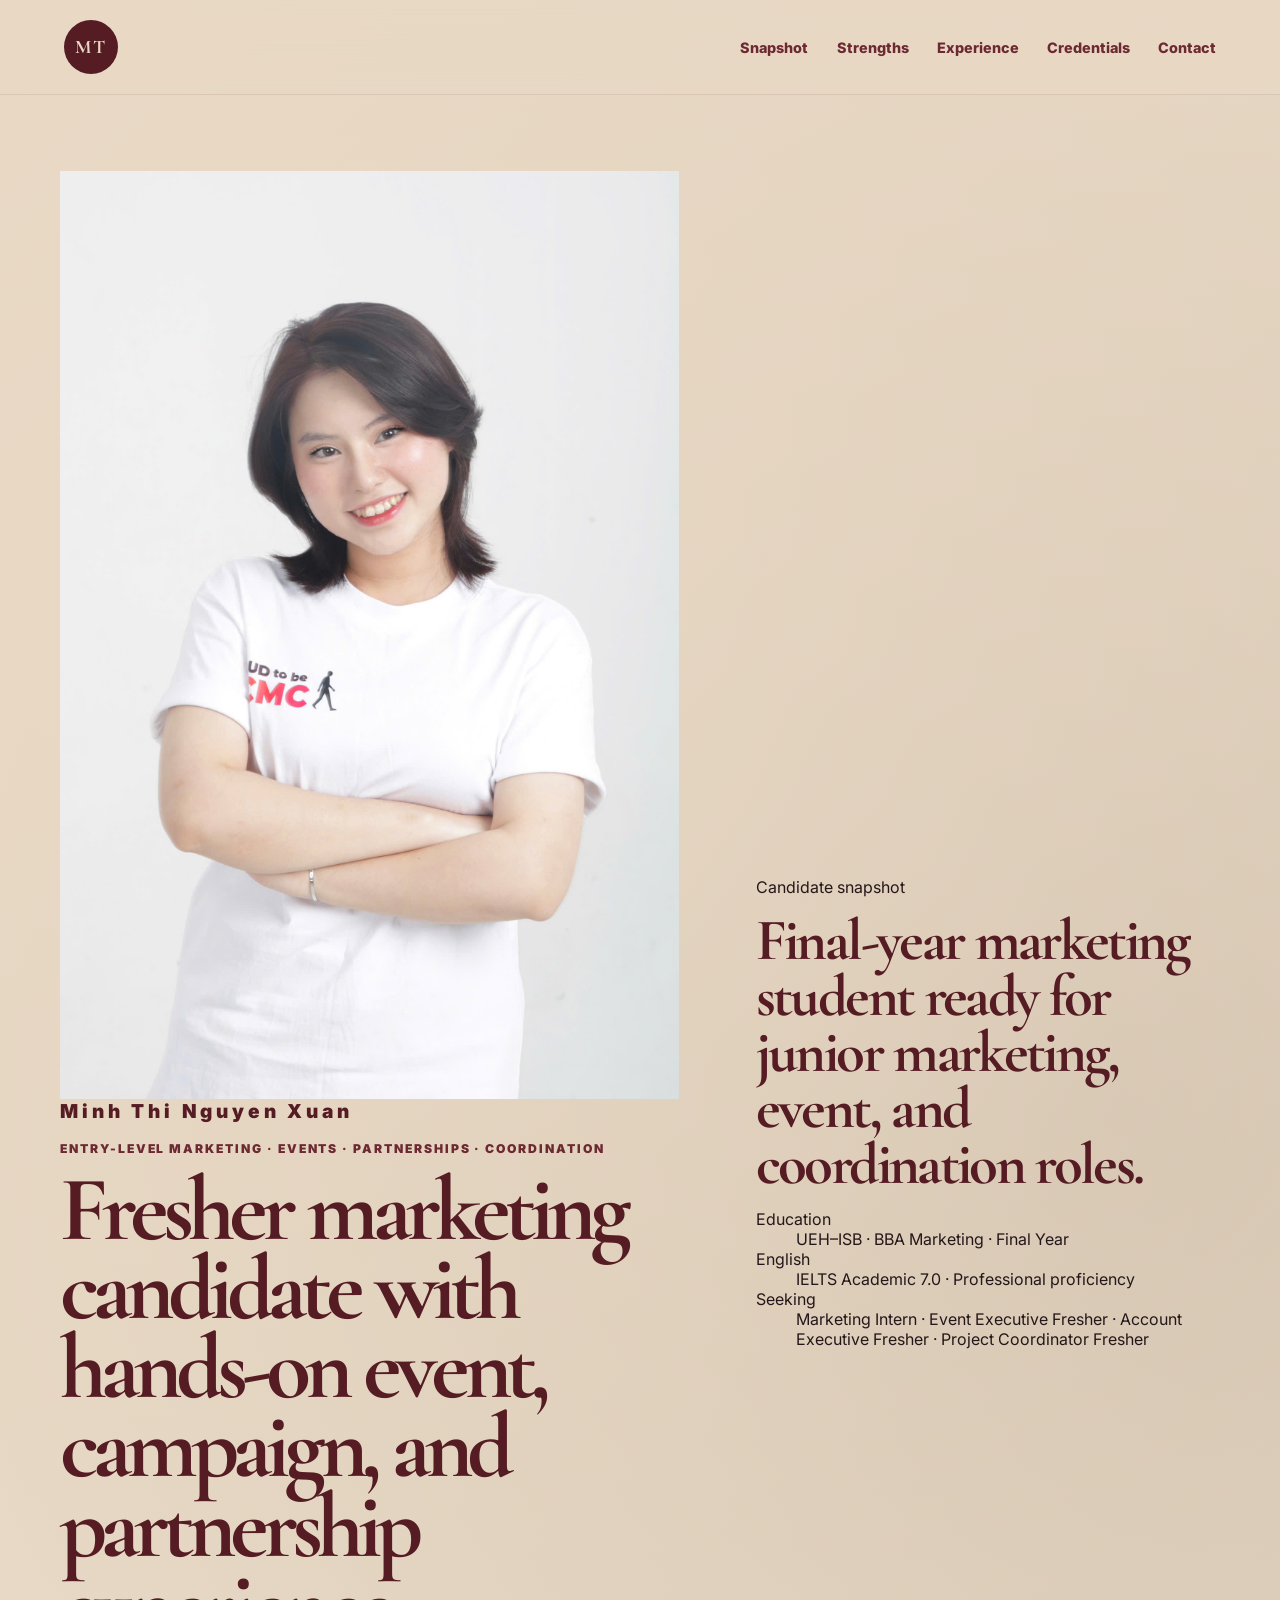
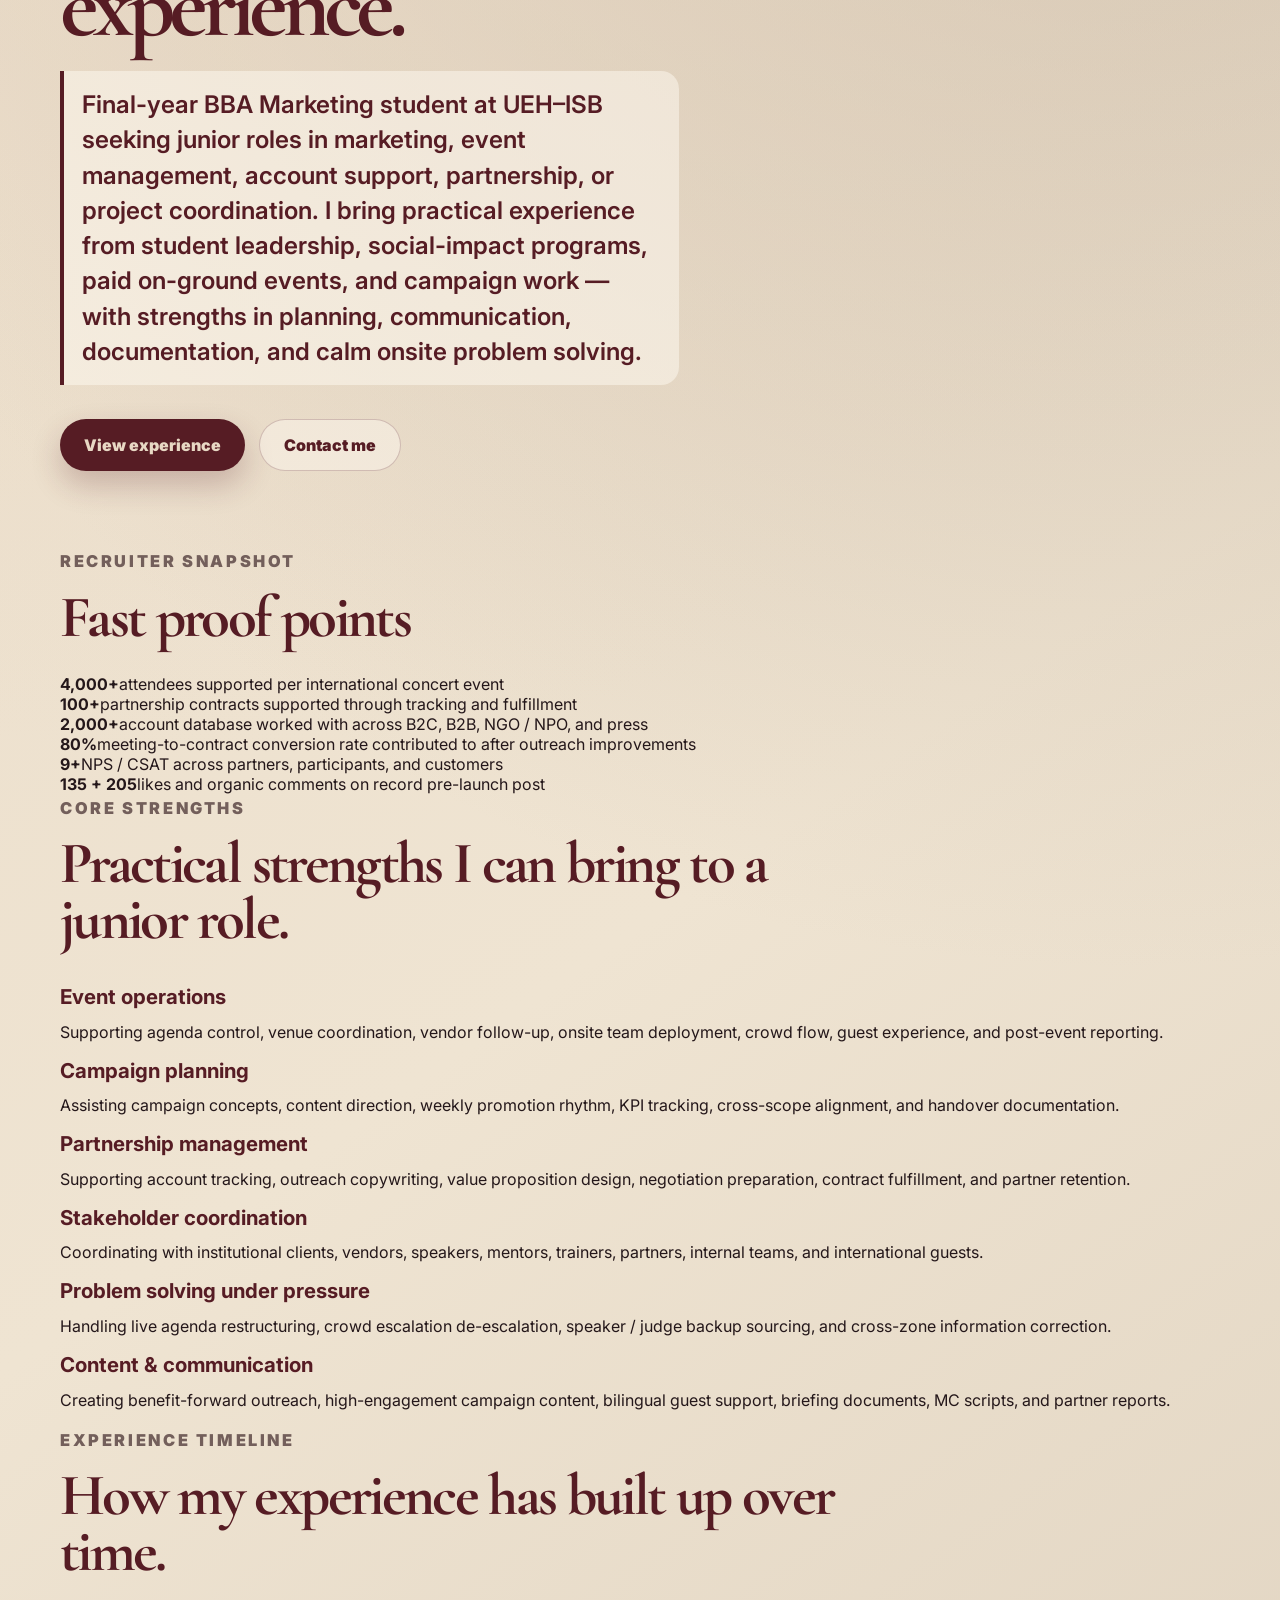
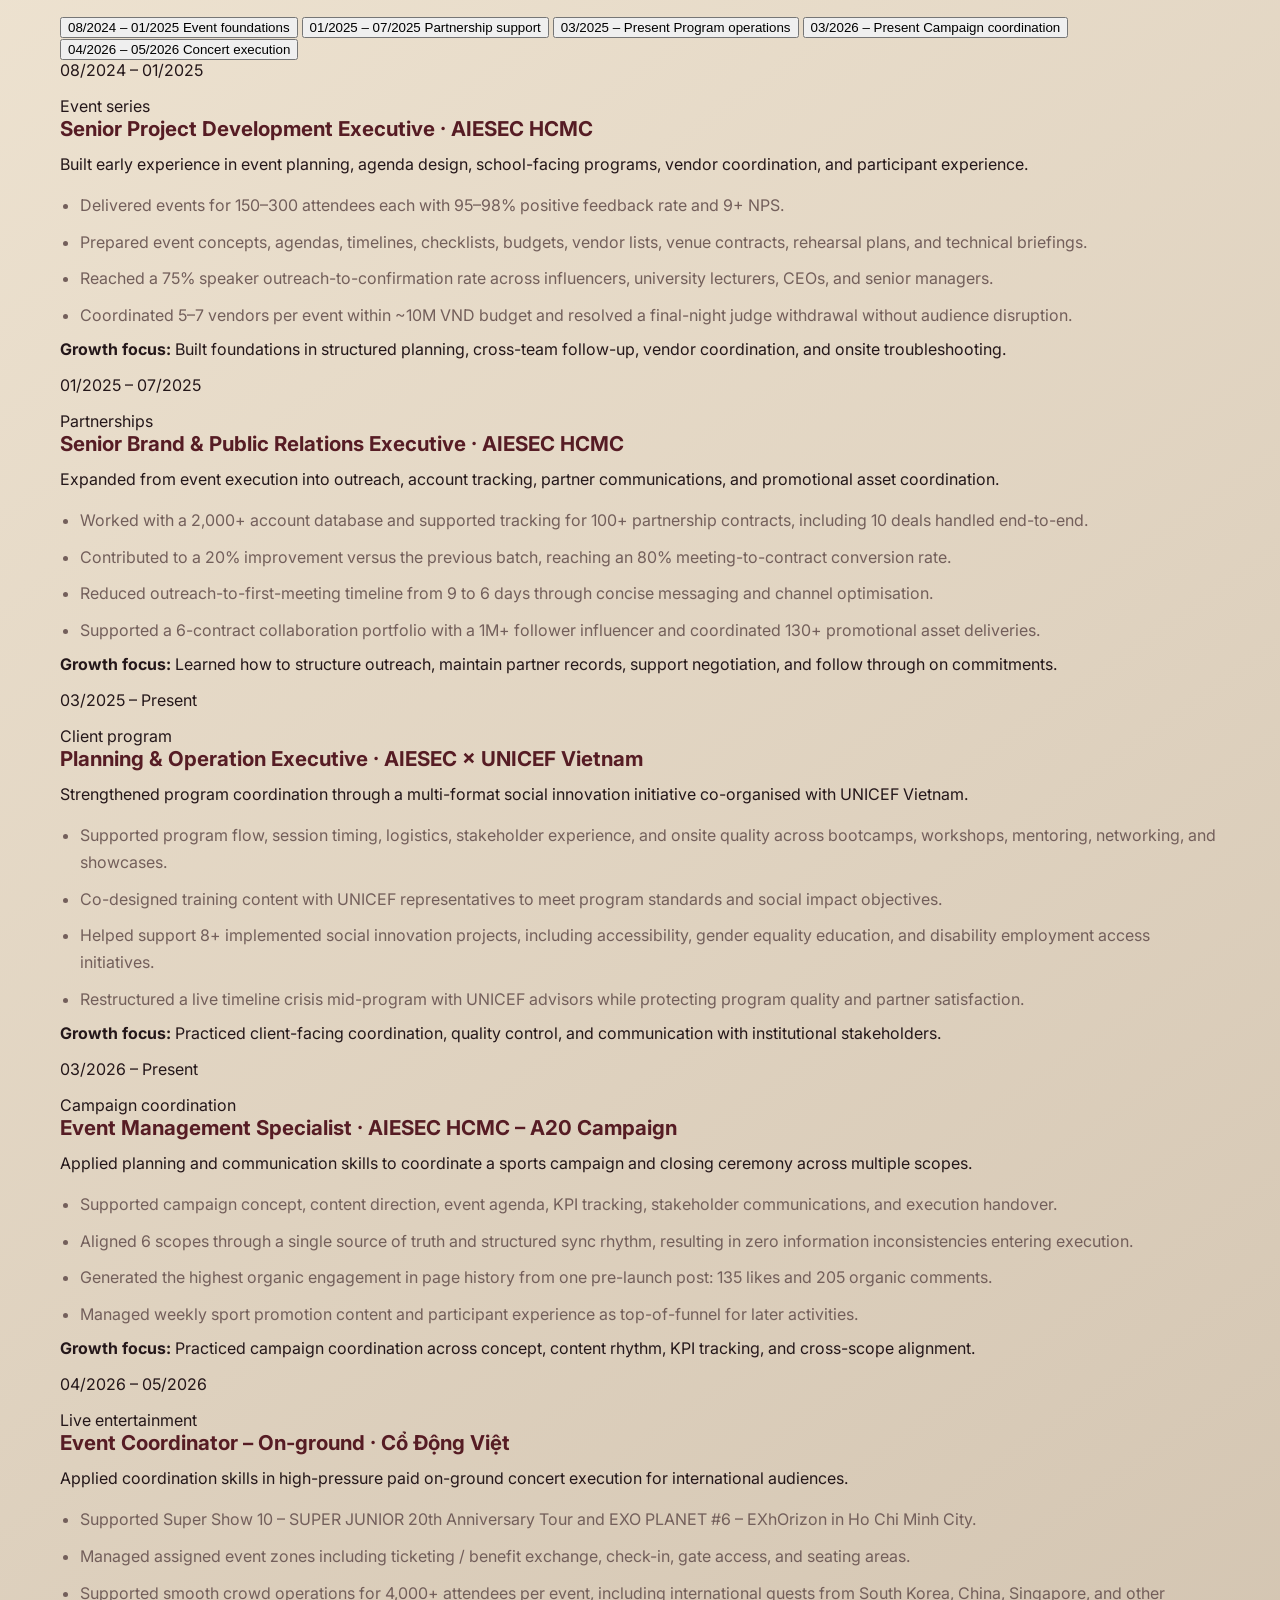
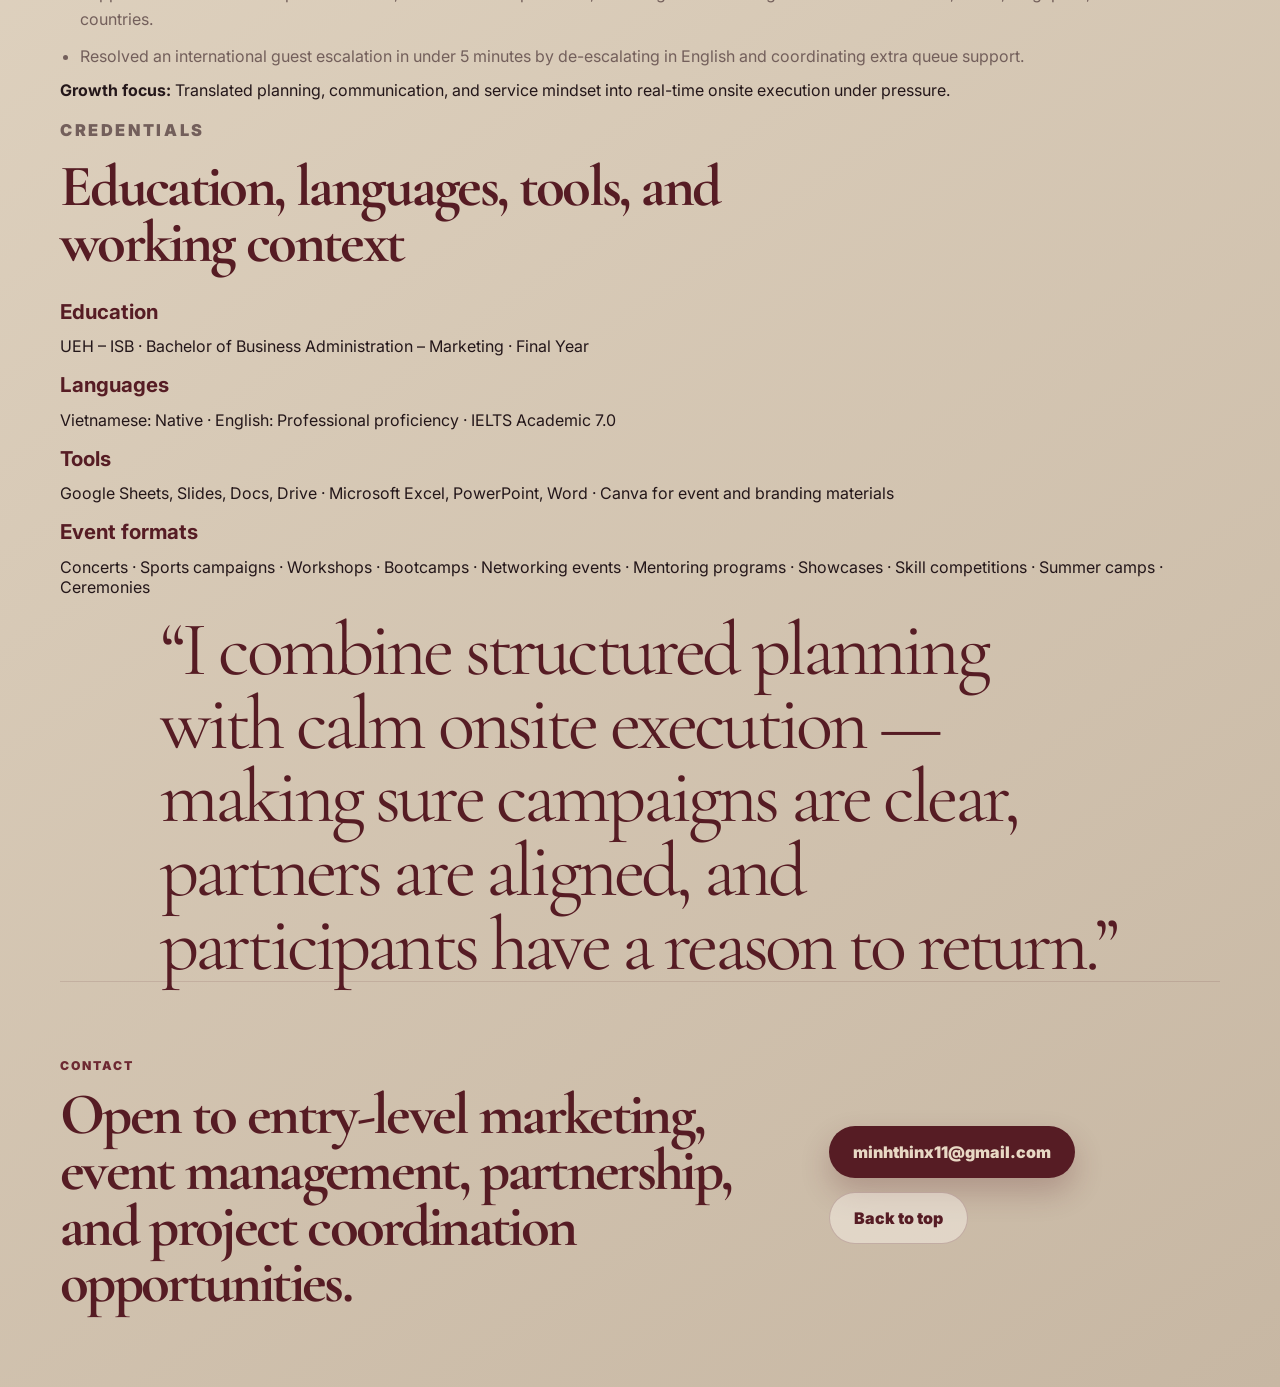
<file: src/index.html>
<!doctype html>
<html lang="en">
  <head>
    <meta charset="UTF-8" />
    <meta name="viewport" content="width=device-width, initial-scale=1.0" />
    <title>
      Minh Thi Nguyen Xuan | Entry-Level Marketing & Event Portfolio
    </title>
    <meta
      name="description"
      content="Entry-level marketing and event coordination portfolio for Minh Thi Nguyen Xuan, a final-year BBA Marketing student in Ho Chi Minh City with hands-on experience in events, campaigns, partnerships, and project coordination." />
    <link rel="preconnect" href="https://fonts.googleapis.com" />
    <link rel="preconnect" href="https://fonts.gstatic.com" crossorigin />
    <link
      href="https://fonts.googleapis.com/css2?family=Cormorant+Garamond:wght@500;600;700&family=Inter:wght@400;500;600;700;800;900&display=swap"
      rel="stylesheet" />
    <script>
      window.siteOrigin = window.location.origin;
      document.write(
        `<link rel="stylesheet" href="${window.siteOrigin}/src/styles.css" />`,
      );
    </script>
  </head>
  <body>
    <header class="site-header">
      <a class="brand" href="#top" aria-label="Go to top">MT</a>
      <nav class="nav" aria-label="Primary navigation">
        <a href="#snapshot">Snapshot</a>
        <a href="#strengths">Strengths</a>
        <a href="#experience">Experience</a>
        <a href="#credentials">Credentials</a>
        <a href="#contact">Contact</a>
      </nav>
    </header>

    <main id="top">
      <section class="hero section-shell">
        <div class="hero-main">
          <div class="profile-intro">
            <img
              data-static-src="public/image/profile-pic.jpg"
              alt="Portrait of Minh Thi Nguyen Xuan"
              class="profile-photo" />
            <div>
              <p class="name-label">Minh Thi Nguyen Xuan</p>
              <p class="eyebrow">
                Entry-Level Marketing · Events · Partnerships · Coordination
              </p>
            </div>
          </div>
          <h1>
            Fresher marketing candidate with hands-on event, campaign, and
            partnership experience.
          </h1>
          <p class="hero-text">
            Final-year BBA Marketing student at UEH–ISB seeking junior roles in
            marketing, event management, account support, partnership, or
            project coordination. I bring practical experience from student
            leadership, social-impact programs, paid on-ground events, and
            campaign work — with strengths in planning, communication,
            documentation, and calm onsite problem solving.
          </p>
          <div class="hero-actions">
            <a class="button primary" href="#experience">View experience</a>
            <a class="button secondary" href="#contact">Contact me</a>
          </div>
        </div>

        <aside class="cv-card" aria-label="Candidate summary">
          <p class="cv-label">Candidate snapshot</p>
          <h2>
            Final-year marketing student ready for junior marketing, event, and
            coordination roles.
          </h2>
          <dl>
            <div>
              <dt>Education</dt>
              <dd>UEH–ISB · BBA Marketing · Final Year</dd>
            </div>
            <div>
              <dt>English</dt>
              <dd>IELTS Academic 7.0 · Professional proficiency</dd>
            </div>
            <div>
              <dt>Seeking</dt>
              <dd>
                Marketing Intern · Event Executive Fresher · Account Executive
                Fresher · Project Coordinator Fresher
              </dd>
            </div>
          </dl>
        </aside>
      </section>

      <section id="snapshot" class="section-shell snapshot-section">
        <div class="section-heading compact">
          <p class="eyebrow">Recruiter snapshot</p>
          <h2>Fast proof points</h2>
        </div>
        <div class="metric-strip">
          <article class="metric-card">
            <strong>4,000+</strong
            ><span>attendees supported per international concert event</span>
          </article>
          <article class="metric-card">
            <strong>100+</strong
            ><span
              >partnership contracts supported through tracking and
              fulfillment</span
            >
          </article>
          <article class="metric-card">
            <strong>2,000+</strong
            ><span
              >account database worked with across B2C, B2B, NGO / NPO, and
              press</span
            >
          </article>
          <article class="metric-card">
            <strong>80%</strong
            ><span
              >meeting-to-contract conversion rate contributed to after outreach
              improvements</span
            >
          </article>
          <article class="metric-card">
            <strong>9+</strong
            ><span
              >NPS / CSAT across partners, participants, and customers</span
            >
          </article>
          <article class="metric-card">
            <strong>135 + 205</strong
            ><span>likes and organic comments on record pre-launch post</span>
          </article>
        </div>
      </section>

      <section id="strengths" class="section-shell strengths-section">
        <div class="section-heading">
          <p class="eyebrow">Core strengths</p>
          <h2>Practical strengths I can bring to a junior role.</h2>
        </div>
        <div class="strength-grid">
          <article class="strength-card">
            <h3>Event operations</h3>
            <p>
              Supporting agenda control, venue coordination, vendor follow-up,
              onsite team deployment, crowd flow, guest experience, and
              post-event reporting.
            </p>
          </article>
          <article class="strength-card">
            <h3>Campaign planning</h3>
            <p>
              Assisting campaign concepts, content direction, weekly promotion
              rhythm, KPI tracking, cross-scope alignment, and handover
              documentation.
            </p>
          </article>
          <article class="strength-card">
            <h3>Partnership management</h3>
            <p>
              Supporting account tracking, outreach copywriting, value
              proposition design, negotiation preparation, contract fulfillment,
              and partner retention.
            </p>
          </article>
          <article class="strength-card">
            <h3>Stakeholder coordination</h3>
            <p>
              Coordinating with institutional clients, vendors, speakers,
              mentors, trainers, partners, internal teams, and international
              guests.
            </p>
          </article>
          <article class="strength-card">
            <h3>Problem solving under pressure</h3>
            <p>
              Handling live agenda restructuring, crowd escalation
              de-escalation, speaker / judge backup sourcing, and cross-zone
              information correction.
            </p>
          </article>
          <article class="strength-card">
            <h3>Content & communication</h3>
            <p>
              Creating benefit-forward outreach, high-engagement campaign
              content, bilingual guest support, briefing documents, MC scripts,
              and partner reports.
            </p>
          </article>
        </div>
      </section>

      <section id="experience" class="section-shell experience-section">
        <div class="section-heading">
          <p class="eyebrow">Experience timeline</p>
          <h2>How my experience has built up over time.</h2>
        </div>

        <div class="experience-timeline" data-experience-timeline>
          <div
            class="experience-selector"
            aria-label="Experience timeline selector">
            <button
              class="timeline-selector is-active"
              type="button"
              data-target="role-project-development"
              aria-current="step">
              <span class="selector-date">08/2024 – 01/2025</span>
              <span class="selector-title">Event foundations</span>
            </button>
            <button
              class="timeline-selector"
              type="button"
              data-target="role-brand-pr">
              <span class="selector-date">01/2025 – 07/2025</span>
              <span class="selector-title">Partnership support</span>
            </button>
            <button
              class="timeline-selector"
              type="button"
              data-target="role-unicef-operations">
              <span class="selector-date">03/2025 – Present</span>
              <span class="selector-title">Program operations</span>
            </button>
            <button
              class="timeline-selector"
              type="button"
              data-target="role-a20-campaign">
              <span class="selector-date">03/2026 – Present</span>
              <span class="selector-title">Campaign coordination</span>
            </button>
            <button
              class="timeline-selector"
              type="button"
              data-target="role-concert-execution">
              <span class="selector-date">04/2026 – 05/2026</span>
              <span class="selector-title">Concert execution</span>
            </button>
          </div>

          <div class="timeline-track">
            <article
              id="role-project-development"
              class="timeline-card is-active"
              data-timeline-card>
              <div class="timeline-card-header">
                <p class="timeline-date">08/2024 – 01/2025</p>
                <span class="timeline-badge">Event series</span>
              </div>
              <h3>Senior Project Development Executive · AIESEC HCMC</h3>
              <p class="timeline-summary">
                Built early experience in event planning, agenda design,
                school-facing programs, vendor coordination, and participant
                experience.
              </p>
              <ul class="timeline-list">
                <li>
                  Delivered events for 150–300 attendees each with 95–98%
                  positive feedback rate and 9+ NPS.
                </li>
                <li>
                  Prepared event concepts, agendas, timelines, checklists,
                  budgets, vendor lists, venue contracts, rehearsal plans, and
                  technical briefings.
                </li>
                <li>
                  Reached a 75% speaker outreach-to-confirmation rate across
                  influencers, university lecturers, CEOs, and senior managers.
                </li>
                <li>
                  Coordinated 5–7 vendors per event within ~10M VND budget and
                  resolved a final-night judge withdrawal without audience
                  disruption.
                </li>
              </ul>
              <p class="timeline-growth-note">
                <strong>Growth focus:</strong> Built foundations in structured
                planning, cross-team follow-up, vendor coordination, and onsite
                troubleshooting.
              </p>
            </article>

            <article
              id="role-brand-pr"
              class="timeline-card"
              data-timeline-card>
              <div class="timeline-card-header">
                <p class="timeline-date">01/2025 – 07/2025</p>
                <span class="timeline-badge">Partnerships</span>
              </div>
              <h3>Senior Brand & Public Relations Executive · AIESEC HCMC</h3>
              <p class="timeline-summary">
                Expanded from event execution into outreach, account tracking,
                partner communications, and promotional asset coordination.
              </p>
              <ul class="timeline-list">
                <li>
                  Worked with a 2,000+ account database and supported tracking
                  for 100+ partnership contracts, including 10 deals handled
                  end-to-end.
                </li>
                <li>
                  Contributed to a 20% improvement versus the previous batch,
                  reaching an 80% meeting-to-contract conversion rate.
                </li>
                <li>
                  Reduced outreach-to-first-meeting timeline from 9 to 6 days
                  through concise messaging and channel optimisation.
                </li>
                <li>
                  Supported a 6-contract collaboration portfolio with a 1M+
                  follower influencer and coordinated 130+ promotional asset
                  deliveries.
                </li>
              </ul>
              <p class="timeline-growth-note">
                <strong>Growth focus:</strong> Learned how to structure
                outreach, maintain partner records, support negotiation, and
                follow through on commitments.
              </p>
            </article>

            <article
              id="role-unicef-operations"
              class="timeline-card"
              data-timeline-card>
              <div class="timeline-card-header">
                <p class="timeline-date">03/2025 – Present</p>
                <span class="timeline-badge">Client program</span>
              </div>
              <h3>Planning & Operation Executive · AIESEC × UNICEF Vietnam</h3>
              <p class="timeline-summary">
                Strengthened program coordination through a multi-format social
                innovation initiative co-organised with UNICEF Vietnam.
              </p>
              <ul class="timeline-list">
                <li>
                  Supported program flow, session timing, logistics, stakeholder
                  experience, and onsite quality across bootcamps, workshops,
                  mentoring, networking, and showcases.
                </li>
                <li>
                  Co-designed training content with UNICEF representatives to
                  meet program standards and social impact objectives.
                </li>
                <li>
                  Helped support 8+ implemented social innovation projects,
                  including accessibility, gender equality education, and
                  disability employment access initiatives.
                </li>
                <li>
                  Restructured a live timeline crisis mid-program with UNICEF
                  advisors while protecting program quality and partner
                  satisfaction.
                </li>
              </ul>
              <p class="timeline-growth-note">
                <strong>Growth focus:</strong> Practiced client-facing
                coordination, quality control, and communication with
                institutional stakeholders.
              </p>
            </article>

            <article
              id="role-a20-campaign"
              class="timeline-card"
              data-timeline-card>
              <div class="timeline-card-header">
                <p class="timeline-date">03/2026 – Present</p>
                <span class="timeline-badge">Campaign coordination</span>
              </div>
              <h3>Event Management Specialist · AIESEC HCMC – A20 Campaign</h3>
              <p class="timeline-summary">
                Applied planning and communication skills to coordinate a sports
                campaign and closing ceremony across multiple scopes.
              </p>
              <ul class="timeline-list">
                <li>
                  Supported campaign concept, content direction, event agenda,
                  KPI tracking, stakeholder communications, and execution
                  handover.
                </li>
                <li>
                  Aligned 6 scopes through a single source of truth and
                  structured sync rhythm, resulting in zero information
                  inconsistencies entering execution.
                </li>
                <li>
                  Generated the highest organic engagement in page history from
                  one pre-launch post: 135 likes and 205 organic comments.
                </li>
                <li>
                  Managed weekly sport promotion content and participant
                  experience as top-of-funnel for later activities.
                </li>
              </ul>
              <p class="timeline-growth-note">
                <strong>Growth focus:</strong> Practiced campaign coordination
                across concept, content rhythm, KPI tracking, and cross-scope
                alignment.
              </p>
            </article>

            <article
              id="role-concert-execution"
              class="timeline-card"
              data-timeline-card>
              <div class="timeline-card-header">
                <p class="timeline-date">04/2026 – 05/2026</p>
                <span class="timeline-badge">Live entertainment</span>
              </div>
              <h3>Event Coordinator – On-ground · Cổ Động Việt</h3>
              <p class="timeline-summary">
                Applied coordination skills in high-pressure paid on-ground
                concert execution for international audiences.
              </p>
              <ul class="timeline-list">
                <li>
                  Supported Super Show 10 – SUPER JUNIOR 20th Anniversary Tour
                  and EXO PLANET #6 – EXhOrizon in Ho Chi Minh City.
                </li>
                <li>
                  Managed assigned event zones including ticketing / benefit
                  exchange, check-in, gate access, and seating areas.
                </li>
                <li>
                  Supported smooth crowd operations for 4,000+ attendees per
                  event, including international guests from South Korea, China,
                  Singapore, and other countries.
                </li>
                <li>
                  Resolved an international guest escalation in under 5 minutes
                  by de-escalating in English and coordinating extra queue
                  support.
                </li>
              </ul>
              <p class="timeline-growth-note">
                <strong>Growth focus:</strong> Translated planning,
                communication, and service mindset into real-time onsite
                execution under pressure.
              </p>
            </article>
          </div>
        </div>
      </section>

      <section id="credentials" class="section-shell credentials-section">
        <div class="section-heading compact">
          <p class="eyebrow">Credentials</p>
          <h2>Education, languages, tools, and working context</h2>
        </div>
        <div class="credentials-grid">
          <article class="credential-card">
            <h3>Education</h3>
            <p>
              UEH – ISB · Bachelor of Business Administration – Marketing ·
              Final Year
            </p>
          </article>
          <article class="credential-card">
            <h3>Languages</h3>
            <p>
              Vietnamese: Native · English: Professional proficiency · IELTS
              Academic 7.0
            </p>
          </article>
          <article class="credential-card">
            <h3>Tools</h3>
            <p>
              Google Sheets, Slides, Docs, Drive · Microsoft Excel, PowerPoint,
              Word · Canva for event and branding materials
            </p>
          </article>
          <article class="credential-card">
            <h3>Event formats</h3>
            <p>
              Concerts · Sports campaigns · Workshops · Bootcamps · Networking
              events · Mentoring programs · Showcases · Skill competitions ·
              Summer camps · Ceremonies
            </p>
          </article>
        </div>
      </section>

      <section class="section-shell final-note">
        <blockquote>
          “I combine structured planning with calm onsite execution — making
          sure campaigns are clear, partners are aligned, and participants have
          a reason to return.”
        </blockquote>
      </section>
    </main>

    <footer id="contact" class="footer section-shell">
      <div>
        <p class="eyebrow">Contact</p>
        <h2>
          Open to entry-level marketing, event management, partnership, and
          project coordination opportunities.
        </h2>
      </div>
      <div class="footer-actions">
        <a class="button primary" href="mailto:minhthinx11@gmail.com"
          >minhthinx11@gmail.com</a
        >
        <a class="button secondary" href="#top">Back to top</a>
      </div>
    </footer>

    <script>
      document.querySelectorAll("[data-static-src]").forEach((element) => {
        element.src = `${window.siteOrigin}/${element.dataset.staticSrc}`;
      });
    </script>
    <script>
      const script = document.createElement("script");
      script.src = `${window.siteOrigin}/src/script.js`;
      document.body.appendChild(script);
    </script>
  </body>
</html>
</file>
